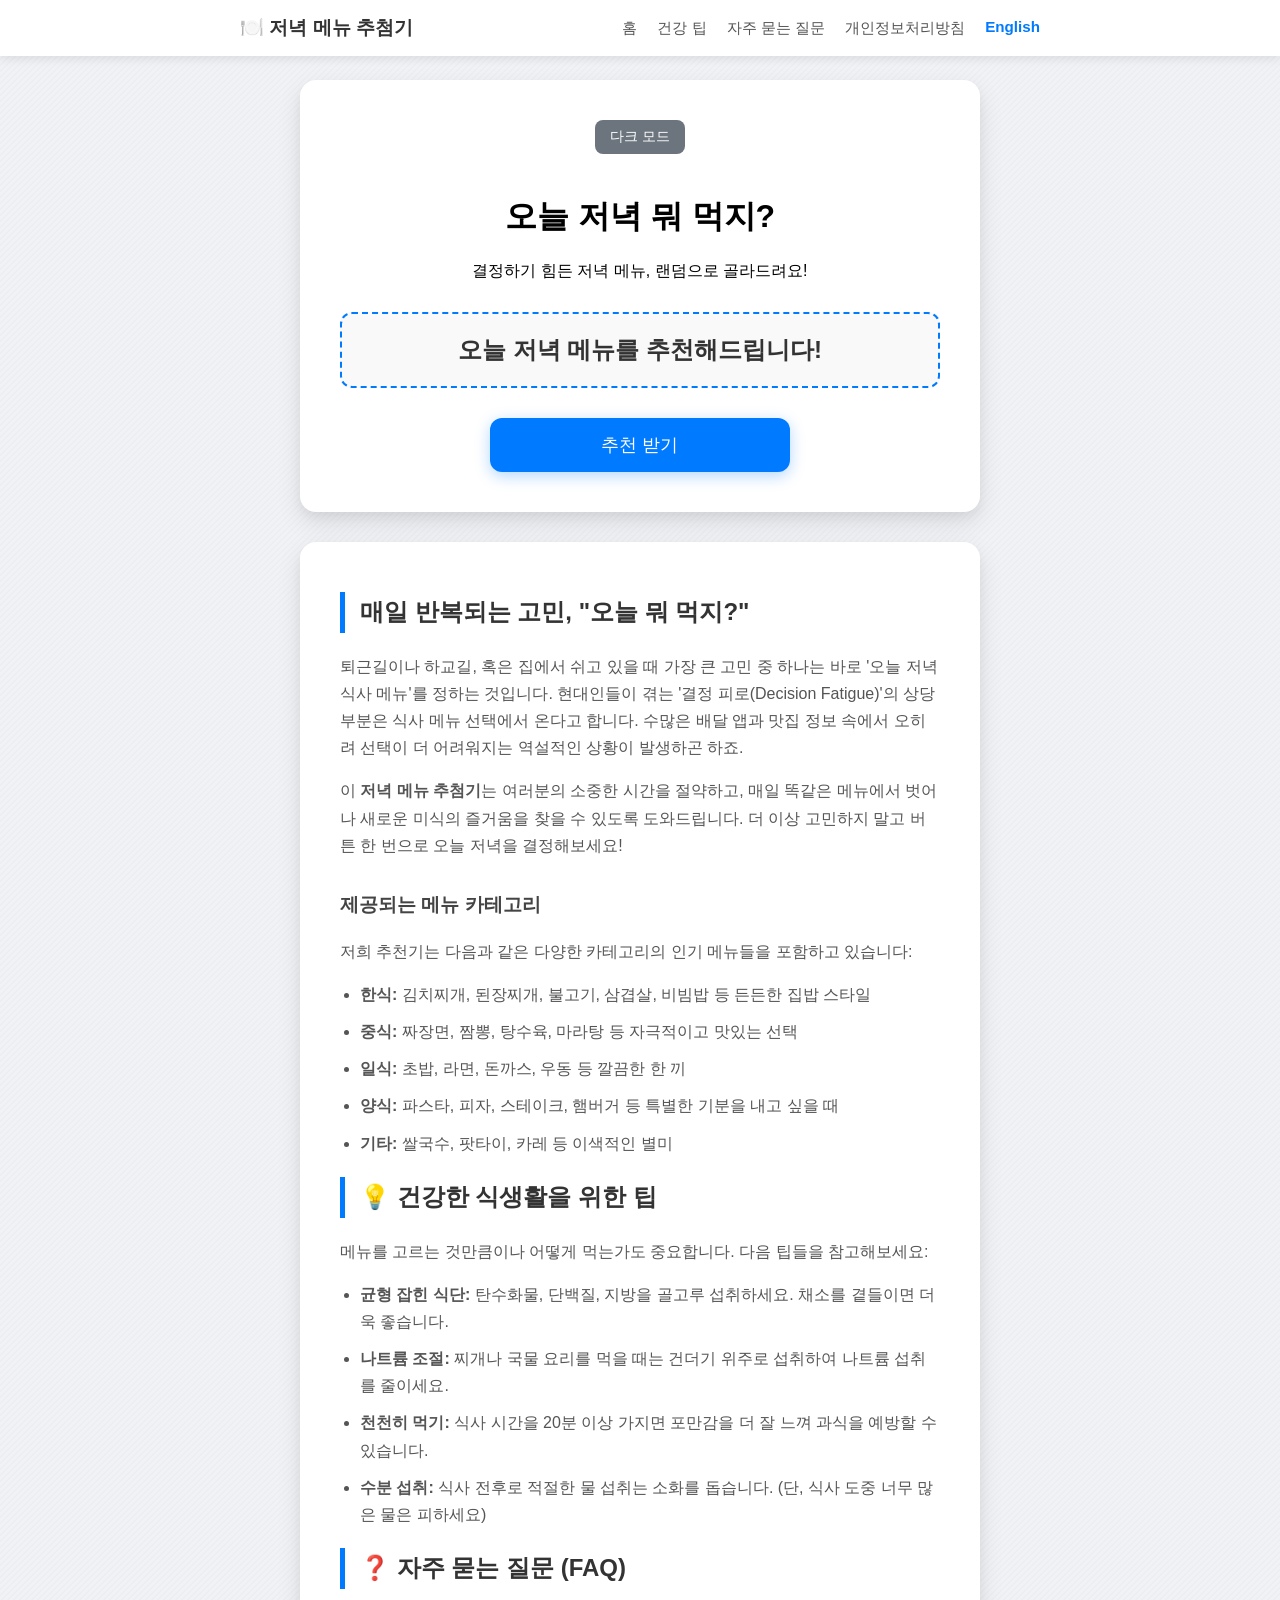
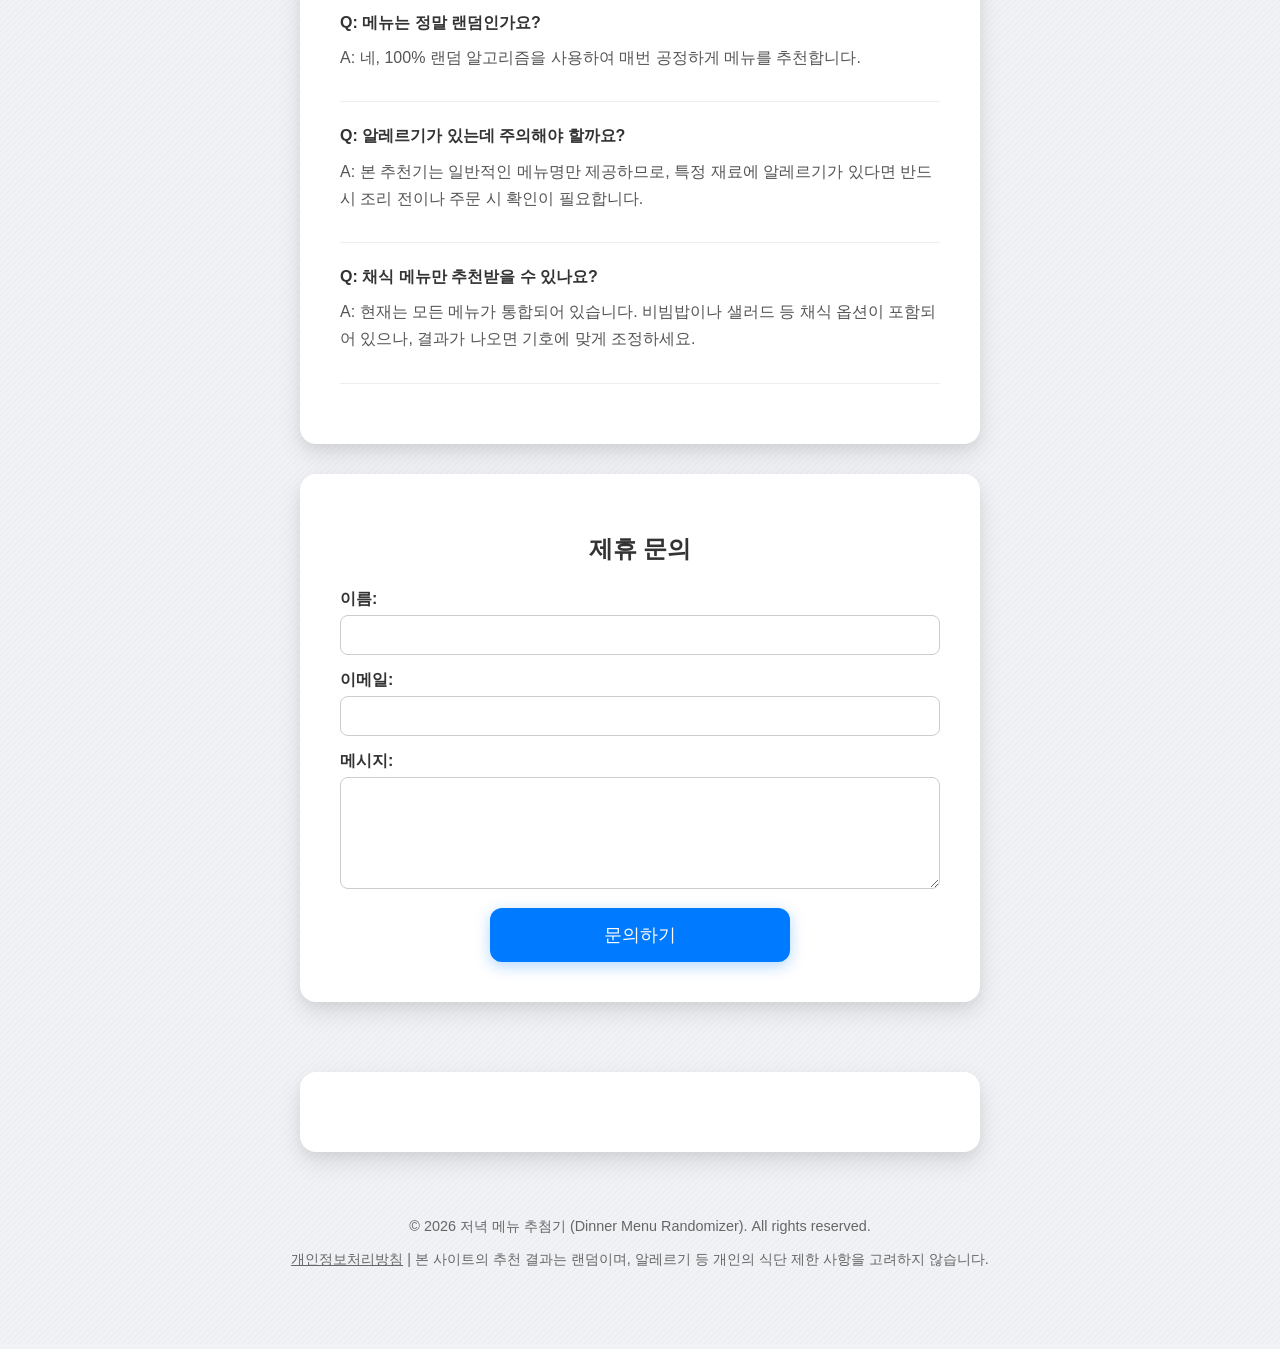
<file: index.html>
<!DOCTYPE html>
<html lang="ko">
<head>
    <meta charset="UTF-8">
    <meta name="viewport" content="width=device-width, initial-scale=1.0">
    <meta name="description" content="오늘 저녁 메뉴가 고민이신가요? 결정 장애를 해결해 줄 랜덤 저녁 메뉴 추천기를 사용해보세요. 한식, 중식, 일식, 양식 등 다양한 추천을 제공합니다.">
    <meta name="keywords" content="저녁 메뉴 추천, 점심 메뉴 추천, 오늘 뭐 먹지, 음식 추천, 랜덤 메뉴, 식사 결정, 맛집 메뉴">
    <meta name="google-adsense-account" content="ca-pub-8612629847050094">
    <title>저녁 메뉴 추첨기 - 오늘 뭐 먹지?</title>
    <link rel="stylesheet" href="style.css">
    <script async src="https://pagead2.googlesyndication.com/pagead/js/adsbygoogle.js?client=ca-pub-8612629847050094" crossorigin="anonymous"></script>
</head>
<body>
    <!-- Navbar -->
    <nav class="navbar">
        <div class="nav-content">
            <a href="index.html" class="logo">🍽️ 저녁 메뉴 추첨기</a>
            <div class="nav-links">
                <a href="index.html">홈</a>
                <a href="#tips">건강 팁</a>
                <a href="#faq">자주 묻는 질문</a>
                <a href="privacy.html">개인정보처리방침</a>
                <a href="en.html" class="lang-switch">English</a>
            </div>
        </div>
    </nav>

    <div class="container">
        <button id="theme-toggle" class="theme-toggle-btn">다크 모드</button>
        <h1>오늘 저녁 뭐 먹지?</h1>
        <p class="subtitle">결정하기 힘든 저녁 메뉴, 랜덤으로 골라드려요!</p>
        <div id="recommendation" class="recommendation-container">오늘 저녁 메뉴를 추천해드립니다!</div>
        <button id="generate" class="generate-btn">추천 받기</button>
    </div>

    <!-- Content Section -->
    <div class="container content-container">
        <article>
            <h2>매일 반복되는 고민, "오늘 뭐 먹지?"</h2>
            <p>
                퇴근길이나 하교길, 혹은 집에서 쉬고 있을 때 가장 큰 고민 중 하나는 바로 '오늘 저녁 식사 메뉴'를 정하는 것입니다. 
                현대인들이 겪는 '결정 피로(Decision Fatigue)'의 상당 부분은 식사 메뉴 선택에서 온다고 합니다. 
                수많은 배달 앱과 맛집 정보 속에서 오히려 선택이 더 어려워지는 역설적인 상황이 발생하곤 하죠.
            </p>
            <p>
                이 <strong>저녁 메뉴 추첨기</strong>는 여러분의 소중한 시간을 절약하고, 매일 똑같은 메뉴에서 벗어나 
                새로운 미식의 즐거움을 찾을 수 있도록 도와드립니다. 더 이상 고민하지 말고 버튼 한 번으로 오늘 저녁을 결정해보세요!
            </p>

            <h3>제공되는 메뉴 카테고리</h3>
            <p>저희 추천기는 다음과 같은 다양한 카테고리의 인기 메뉴들을 포함하고 있습니다:</p>
            <ul class="category-list">
                <li><strong>한식:</strong> 김치찌개, 된장찌개, 불고기, 삼겹살, 비빔밥 등 든든한 집밥 스타일</li>
                <li><strong>중식:</strong> 짜장면, 짬뽕, 탕수육, 마라탕 등 자극적이고 맛있는 선택</li>
                <li><strong>일식:</strong> 초밥, 라면, 돈까스, 우동 등 깔끔한 한 끼</li>
                <li><strong>양식:</strong> 파스타, 피자, 스테이크, 햄버거 등 특별한 기분을 내고 싶을 때</li>
                <li><strong>기타:</strong> 쌀국수, 팟타이, 카레 등 이색적인 별미</li>
            </ul>

            <h2 id="tips">💡 건강한 식생활을 위한 팁</h2>
            <p>메뉴를 고르는 것만큼이나 어떻게 먹는가도 중요합니다. 다음 팁들을 참고해보세요:</p>
            <ul>
                <li><strong>균형 잡힌 식단:</strong> 탄수화물, 단백질, 지방을 골고루 섭취하세요. 채소를 곁들이면 더욱 좋습니다.</li>
                <li><strong>나트륨 조절:</strong> 찌개나 국물 요리를 먹을 때는 건더기 위주로 섭취하여 나트륨 섭취를 줄이세요.</li>
                <li><strong>천천히 먹기:</strong> 식사 시간을 20분 이상 가지면 포만감을 더 잘 느껴 과식을 예방할 수 있습니다.</li>
                <li><strong>수분 섭취:</strong> 식사 전후로 적절한 물 섭취는 소화를 돕습니다. (단, 식사 도중 너무 많은 물은 피하세요)</li>
            </ul>

            <h2 id="faq">❓ 자주 묻는 질문 (FAQ)</h2>
            <div class="faq-item">
                <span class="faq-question">Q: 메뉴는 정말 랜덤인가요?</span>
                <p class="faq-answer">A: 네, 100% 랜덤 알고리즘을 사용하여 매번 공정하게 메뉴를 추천합니다.</p>
            </div>
            <div class="faq-item">
                <span class="faq-question">Q: 알레르기가 있는데 주의해야 할까요?</span>
                <p class="faq-answer">A: 본 추천기는 일반적인 메뉴명만 제공하므로, 특정 재료에 알레르기가 있다면 반드시 조리 전이나 주문 시 확인이 필요합니다.</p>
            </div>
            <div class="faq-item">
                <span class="faq-question">Q: 채식 메뉴만 추천받을 수 있나요?</span>
                <p class="faq-answer">A: 현재는 모든 메뉴가 통합되어 있습니다. 비빔밥이나 샐러드 등 채식 옵션이 포함되어 있으나, 결과가 나오면 기호에 맞게 조정하세요.</p>
            </div>

        </article>
    </div>

    <div class="container contact-form-container">
        <h2>제휴 문의</h2>
        <form action="https://formspree.io/f/mkovgble" method="POST" id="contact-form">
            <div class="form-group">
                <label for="name">이름:</label>
                <input type="text" id="name" name="name" required>
            </div>
            <div class="form-group">
                <label for="email">이메일:</label>
                <input type="email" id="email" name="email" required>
            </div>
            <div class="form-group">
                <label for="message">메시지:</label>
                <textarea id="message" name="message" rows="5" required></textarea>
            </div>
            <button type="submit" class="generate-btn">문의하기</button>
        </form>
    </div>

    <div id="disqus_thread" class="container" style="margin-top: 40px; text-align: left;"></div>
    <script>
        (function() { // DON'T EDIT BELOW THIS LINE
        var d = document, s = d.createElement('script');
        s.src = 'https://productbuilder-lhgbuhu7to.disqus.com/embed.js';
        s.setAttribute('data-timestamp', +new Date());
        (d.head || d.body).appendChild(s);
        })();
    </script>
    <noscript>Please enable JavaScript to view the <a href="https://disqus.com/?ref_noscript">comments powered by Disqus.</a></noscript>

    <footer class="site-footer">
        <div class="footer-content">
            <p>&copy; 2026 저녁 메뉴 추첨기 (Dinner Menu Randomizer). All rights reserved.</p>
            <p>
                <a href="privacy.html" style="color: inherit; text-decoration: underline;">개인정보처리방침</a> | 
                본 사이트의 추천 결과는 랜덤이며, 알레르기 등 개인의 식단 제한 사항을 고려하지 않습니다.
            </p>
        </div>
    </footer>

    <script src="main.js"></script>
</body>
</html>
</file>
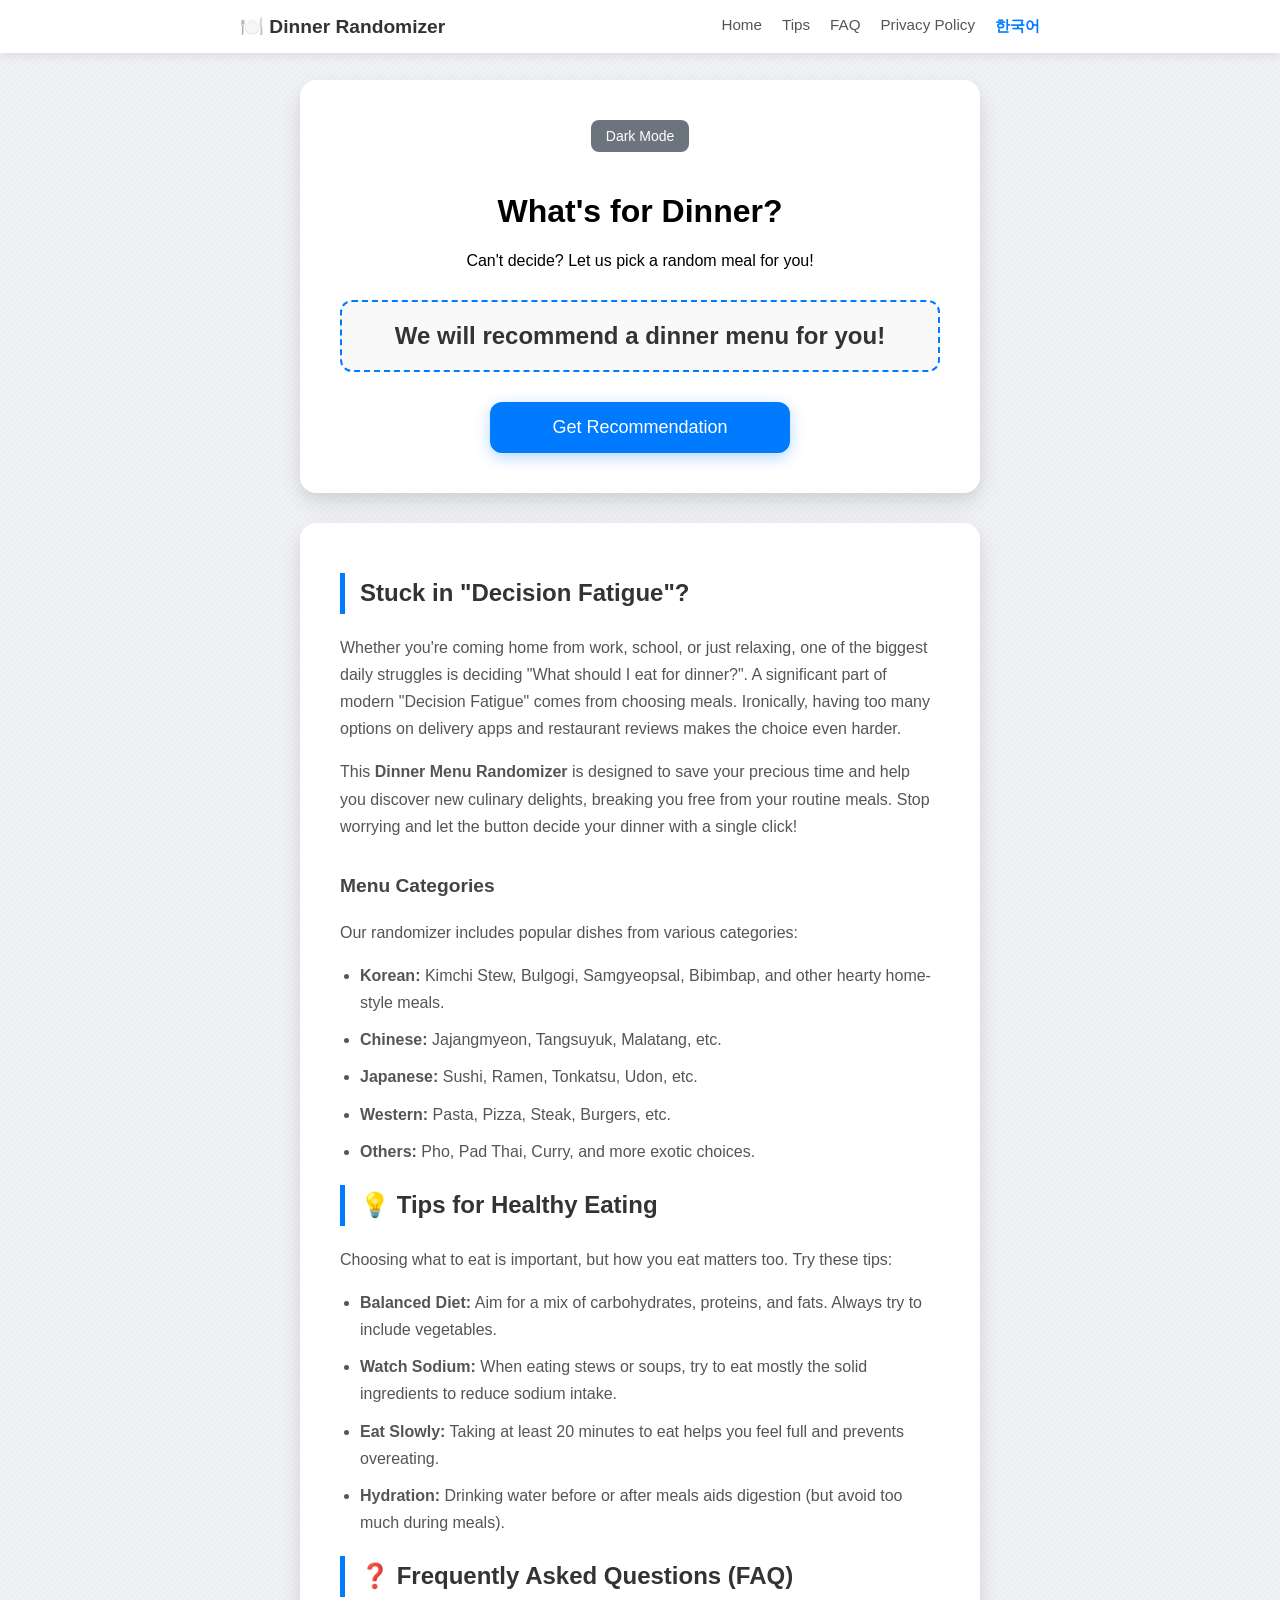
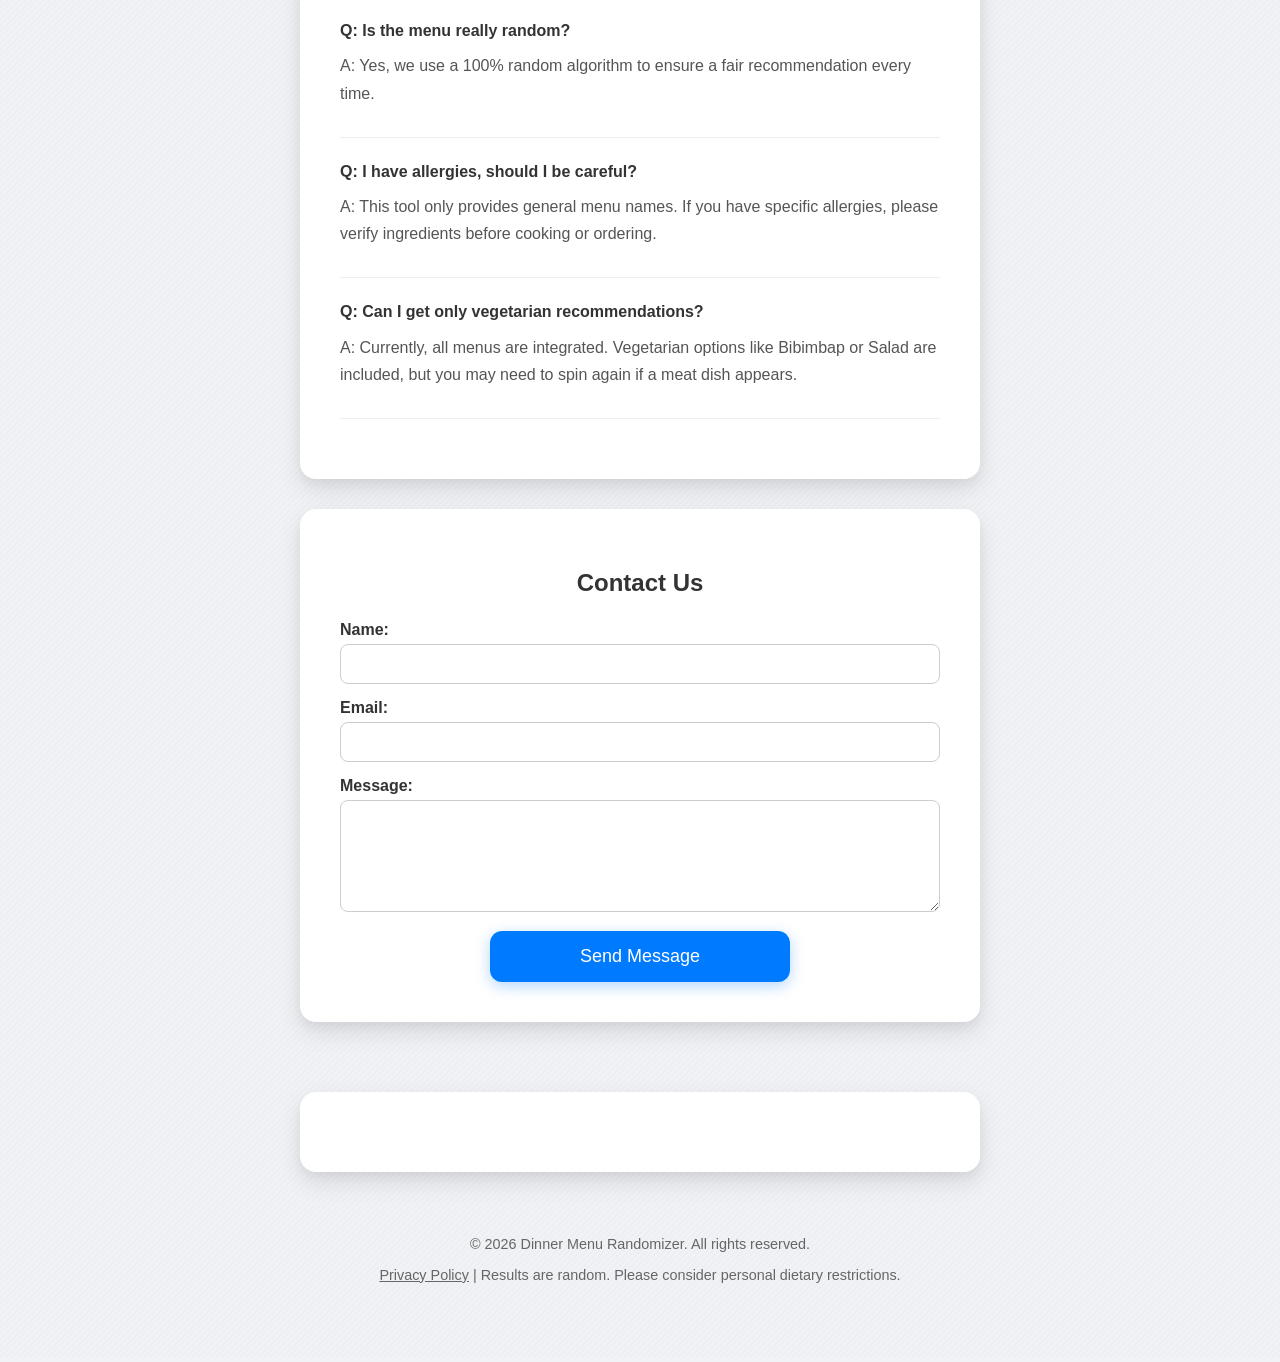
<file: en.html>
<!DOCTYPE html>
<html lang="en">
<head>
    <meta charset="UTF-8">
    <meta name="viewport" content="width=device-width, initial-scale=1.0">
    <meta name="description" content="Struggling to decide what to eat for dinner? Use our random dinner menu generator to solve your decision fatigue. We recommend Korean, Chinese, Japanese, and Western dishes.">
    <meta name="keywords" content="dinner ideas, what to eat, food randomizer, meal generator, dinner decision, lunch ideas, korean food">
    <meta name="google-adsense-account" content="ca-pub-8612629847050094">
    <title>Dinner Menu Randomizer - What to eat?</title>
    <link rel="stylesheet" href="style.css">
    <script async src="https://pagead2.googlesyndication.com/pagead/js/adsbygoogle.js?client=ca-pub-8612629847050094" crossorigin="anonymous"></script>
</head>
<body>
    <!-- Navbar -->
    <nav class="navbar">
        <div class="nav-content">
            <a href="en.html" class="logo">🍽️ Dinner Randomizer</a>
            <div class="nav-links">
                <a href="en.html">Home</a>
                <a href="#tips">Tips</a>
                <a href="#faq">FAQ</a>
                <a href="privacy_en.html">Privacy Policy</a>
                <a href="index.html" class="lang-switch">한국어</a>
            </div>
        </div>
    </nav>

    <div class="container">
        <button id="theme-toggle" class="theme-toggle-btn">Dark Mode</button>
        <h1>What's for Dinner?</h1>
        <p class="subtitle">Can't decide? Let us pick a random meal for you!</p>
        <div id="recommendation" class="recommendation-container">We will recommend a dinner menu for you!</div>
        <button id="generate" class="generate-btn">Get Recommendation</button>
    </div>

    <!-- Content Section -->
    <div class="container content-container">
        <article>
            <h2>Stuck in "Decision Fatigue"?</h2>
            <p>
                Whether you're coming home from work, school, or just relaxing, one of the biggest daily struggles is deciding "What should I eat for dinner?".
                A significant part of modern "Decision Fatigue" comes from choosing meals. 
                Ironically, having too many options on delivery apps and restaurant reviews makes the choice even harder.
            </p>
            <p>
                This <strong>Dinner Menu Randomizer</strong> is designed to save your precious time and help you discover new culinary delights, breaking you free from your routine meals. Stop worrying and let the button decide your dinner with a single click!
            </p>

            <h3>Menu Categories</h3>
            <p>Our randomizer includes popular dishes from various categories:</p>
            <ul class="category-list">
                <li><strong>Korean:</strong> Kimchi Stew, Bulgogi, Samgyeopsal, Bibimbap, and other hearty home-style meals.</li>
                <li><strong>Chinese:</strong> Jajangmyeon, Tangsuyuk, Malatang, etc.</li>
                <li><strong>Japanese:</strong> Sushi, Ramen, Tonkatsu, Udon, etc.</li>
                <li><strong>Western:</strong> Pasta, Pizza, Steak, Burgers, etc.</li>
                <li><strong>Others:</strong> Pho, Pad Thai, Curry, and more exotic choices.</li>
            </ul>

            <h2 id="tips">💡 Tips for Healthy Eating</h2>
            <p>Choosing what to eat is important, but how you eat matters too. Try these tips:</p>
            <ul>
                <li><strong>Balanced Diet:</strong> Aim for a mix of carbohydrates, proteins, and fats. Always try to include vegetables.</li>
                <li><strong>Watch Sodium:</strong> When eating stews or soups, try to eat mostly the solid ingredients to reduce sodium intake.</li>
                <li><strong>Eat Slowly:</strong> Taking at least 20 minutes to eat helps you feel full and prevents overeating.</li>
                <li><strong>Hydration:</strong> Drinking water before or after meals aids digestion (but avoid too much during meals).</li>
            </ul>

            <h2 id="faq">❓ Frequently Asked Questions (FAQ)</h2>
            <div class="faq-item">
                <span class="faq-question">Q: Is the menu really random?</span>
                <p class="faq-answer">A: Yes, we use a 100% random algorithm to ensure a fair recommendation every time.</p>
            </div>
            <div class="faq-item">
                <span class="faq-question">Q: I have allergies, should I be careful?</span>
                <p class="faq-answer">A: This tool only provides general menu names. If you have specific allergies, please verify ingredients before cooking or ordering.</p>
            </div>
            <div class="faq-item">
                <span class="faq-question">Q: Can I get only vegetarian recommendations?</span>
                <p class="faq-answer">A: Currently, all menus are integrated. Vegetarian options like Bibimbap or Salad are included, but you may need to spin again if a meat dish appears.</p>
            </div>

        </article>
    </div>

    <div class="container contact-form-container">
        <h2>Contact Us</h2>
        <form action="https://formspree.io/f/mkovgble" method="POST" id="contact-form">
            <div class="form-group">
                <label for="name">Name:</label>
                <input type="text" id="name" name="name" required>
            </div>
            <div class="form-group">
                <label for="email">Email:</label>
                <input type="email" id="email" name="email" required>
            </div>
            <div class="form-group">
                <label for="message">Message:</label>
                <textarea id="message" name="message" rows="5" required></textarea>
            </div>
            <button type="submit" class="generate-btn">Send Message</button>
        </form>
    </div>

    <div id="disqus_thread" class="container" style="margin-top: 40px; text-align: left;"></div>
    <script>
        (function() { // DON'T EDIT BELOW THIS LINE
        var d = document, s = d.createElement('script');
        s.src = 'https://productbuilder-lhgbuhu7to.disqus.com/embed.js';
        s.setAttribute('data-timestamp', +new Date());
        (d.head || d.body).appendChild(s);
        })();
    </script>
    <noscript>Please enable JavaScript to view the <a href="https://disqus.com/?ref_noscript">comments powered by Disqus.</a></noscript>

    <footer class="site-footer">
        <div class="footer-content">
            <p>&copy; 2026 Dinner Menu Randomizer. All rights reserved.</p>
            <p>
                <a href="privacy_en.html" style="color: inherit; text-decoration: underline;">Privacy Policy</a> | 
                Results are random. Please consider personal dietary restrictions.
            </p>
        </div>
    </footer>

    <script src="main.js"></script>
</body>
</html>
</file>
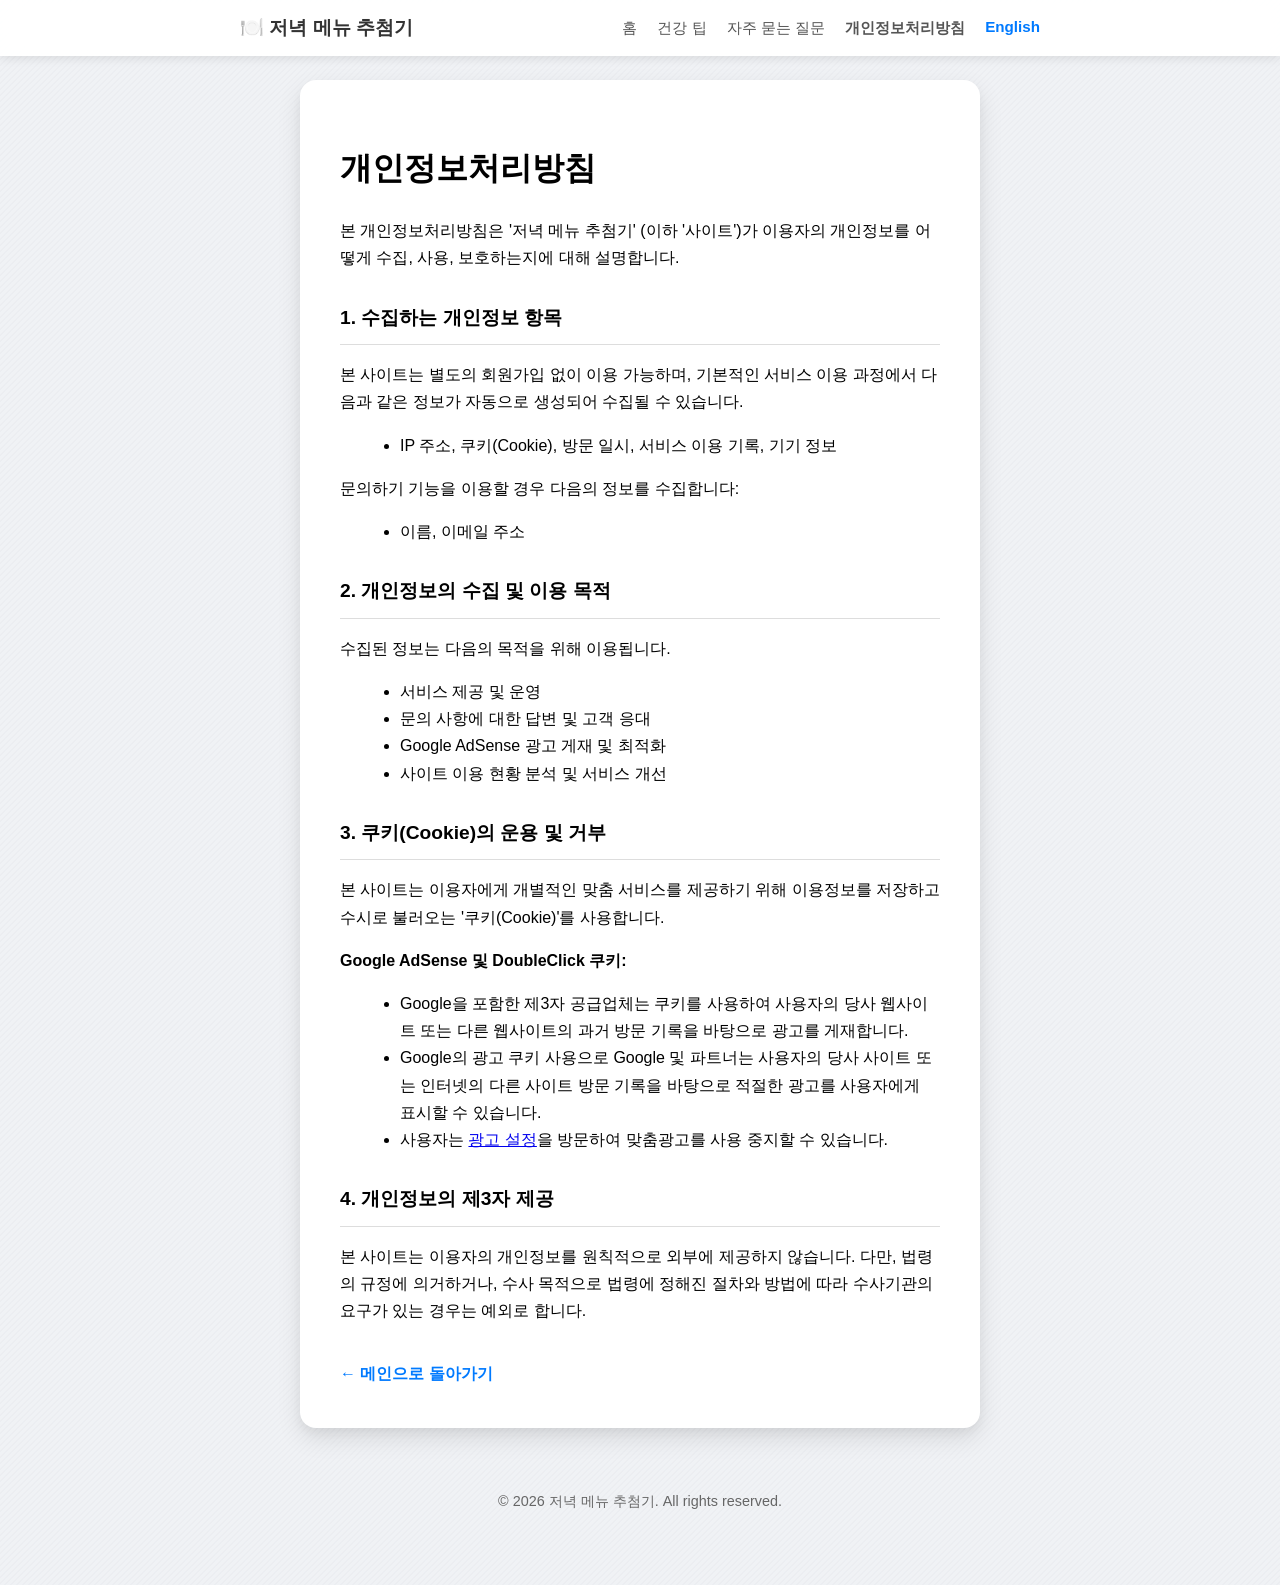
<file: privacy.html>
<!DOCTYPE html>
<html lang="ko">
<head>
    <meta charset="UTF-8">
    <meta name="viewport" content="width=device-width, initial-scale=1.0">
    <title>개인정보처리방침 - 저녁 메뉴 추첨기</title>
    <meta name="description" content="저녁 메뉴 추첨기의 개인정보처리방침 페이지입니다.">
    <meta name="keywords" content="개인정보처리방침, 프라이버시, 개인정보 보호">
    <link rel="stylesheet" href="style.css">
    <style>
        .privacy-content {
            text-align: left;
            line-height: 1.7;
        }
        .privacy-content h2 {
            margin-top: 30px;
            font-size: 1.2rem;
            border-bottom: 1px solid #ddd;
            padding-bottom: 10px;
        }
        .privacy-content ul {
            list-style-type: disc;
            margin-left: 20px;
        }
        .back-link {
            display: inline-block;
            margin-top: 20px;
            text-decoration: none;
            color: #007aff;
            font-weight: bold;
        }
    </style>
</head>
<body>
    <!-- Navbar -->
    <nav class="navbar">
        <div class="nav-content">
            <a href="index.html" class="logo">🍽️ 저녁 메뉴 추첨기</a>
            <div class="nav-links">
                <a href="index.html">홈</a>
                <a href="index.html#tips">건강 팁</a>
                <a href="index.html#faq">자주 묻는 질문</a>
                <a href="privacy.html" style="font-weight: bold;">개인정보처리방침</a>
                <a href="privacy_en.html" class="lang-switch">English</a>
            </div>
        </div>
    </nav>

    <div class="container privacy-content">
        <h1>개인정보처리방침</h1>
        <p>본 개인정보처리방침은 '저녁 메뉴 추첨기' (이하 '사이트')가 이용자의 개인정보를 어떻게 수집, 사용, 보호하는지에 대해 설명합니다.</p>

        <h2>1. 수집하는 개인정보 항목</h2>
        <p>본 사이트는 별도의 회원가입 없이 이용 가능하며, 기본적인 서비스 이용 과정에서 다음과 같은 정보가 자동으로 생성되어 수집될 수 있습니다.</p>
        <ul>
            <li>IP 주소, 쿠키(Cookie), 방문 일시, 서비스 이용 기록, 기기 정보</li>
        </ul>
        <p>문의하기 기능을 이용할 경우 다음의 정보를 수집합니다:</p>
        <ul>
            <li>이름, 이메일 주소</li>
        </ul>

        <h2>2. 개인정보의 수집 및 이용 목적</h2>
        <p>수집된 정보는 다음의 목적을 위해 이용됩니다.</p>
        <ul>
            <li>서비스 제공 및 운영</li>
            <li>문의 사항에 대한 답변 및 고객 응대</li>
            <li>Google AdSense 광고 게재 및 최적화</li>
            <li>사이트 이용 현황 분석 및 서비스 개선</li>
        </ul>

        <h2>3. 쿠키(Cookie)의 운용 및 거부</h2>
        <p>본 사이트는 이용자에게 개별적인 맞춤 서비스를 제공하기 위해 이용정보를 저장하고 수시로 불러오는 '쿠키(Cookie)'를 사용합니다.</p>
        <p><strong>Google AdSense 및 DoubleClick 쿠키:</strong></p>
        <ul>
            <li>Google을 포함한 제3자 공급업체는 쿠키를 사용하여 사용자의 당사 웹사이트 또는 다른 웹사이트의 과거 방문 기록을 바탕으로 광고를 게재합니다.</li>
            <li>Google의 광고 쿠키 사용으로 Google 및 파트너는 사용자의 당사 사이트 또는 인터넷의 다른 사이트 방문 기록을 바탕으로 적절한 광고를 사용자에게 표시할 수 있습니다.</li>
            <li>사용자는 <a href="https://www.google.com/settings/ads" target="_blank">광고 설정</a>을 방문하여 맞춤광고를 사용 중지할 수 있습니다.</li>
        </ul>

        <h2>4. 개인정보의 제3자 제공</h2>
        <p>본 사이트는 이용자의 개인정보를 원칙적으로 외부에 제공하지 않습니다. 다만, 법령의 규정에 의거하거나, 수사 목적으로 법령에 정해진 절차와 방법에 따라 수사기관의 요구가 있는 경우는 예외로 합니다.</p>

        <a href="index.html" class="back-link">← 메인으로 돌아가기</a>
    </div>

    <footer class="site-footer">
        <div class="footer-content">
            <p>&copy; 2026 저녁 메뉴 추첨기. All rights reserved.</p>
        </div>
    </footer>
</body>
</html>
</file>
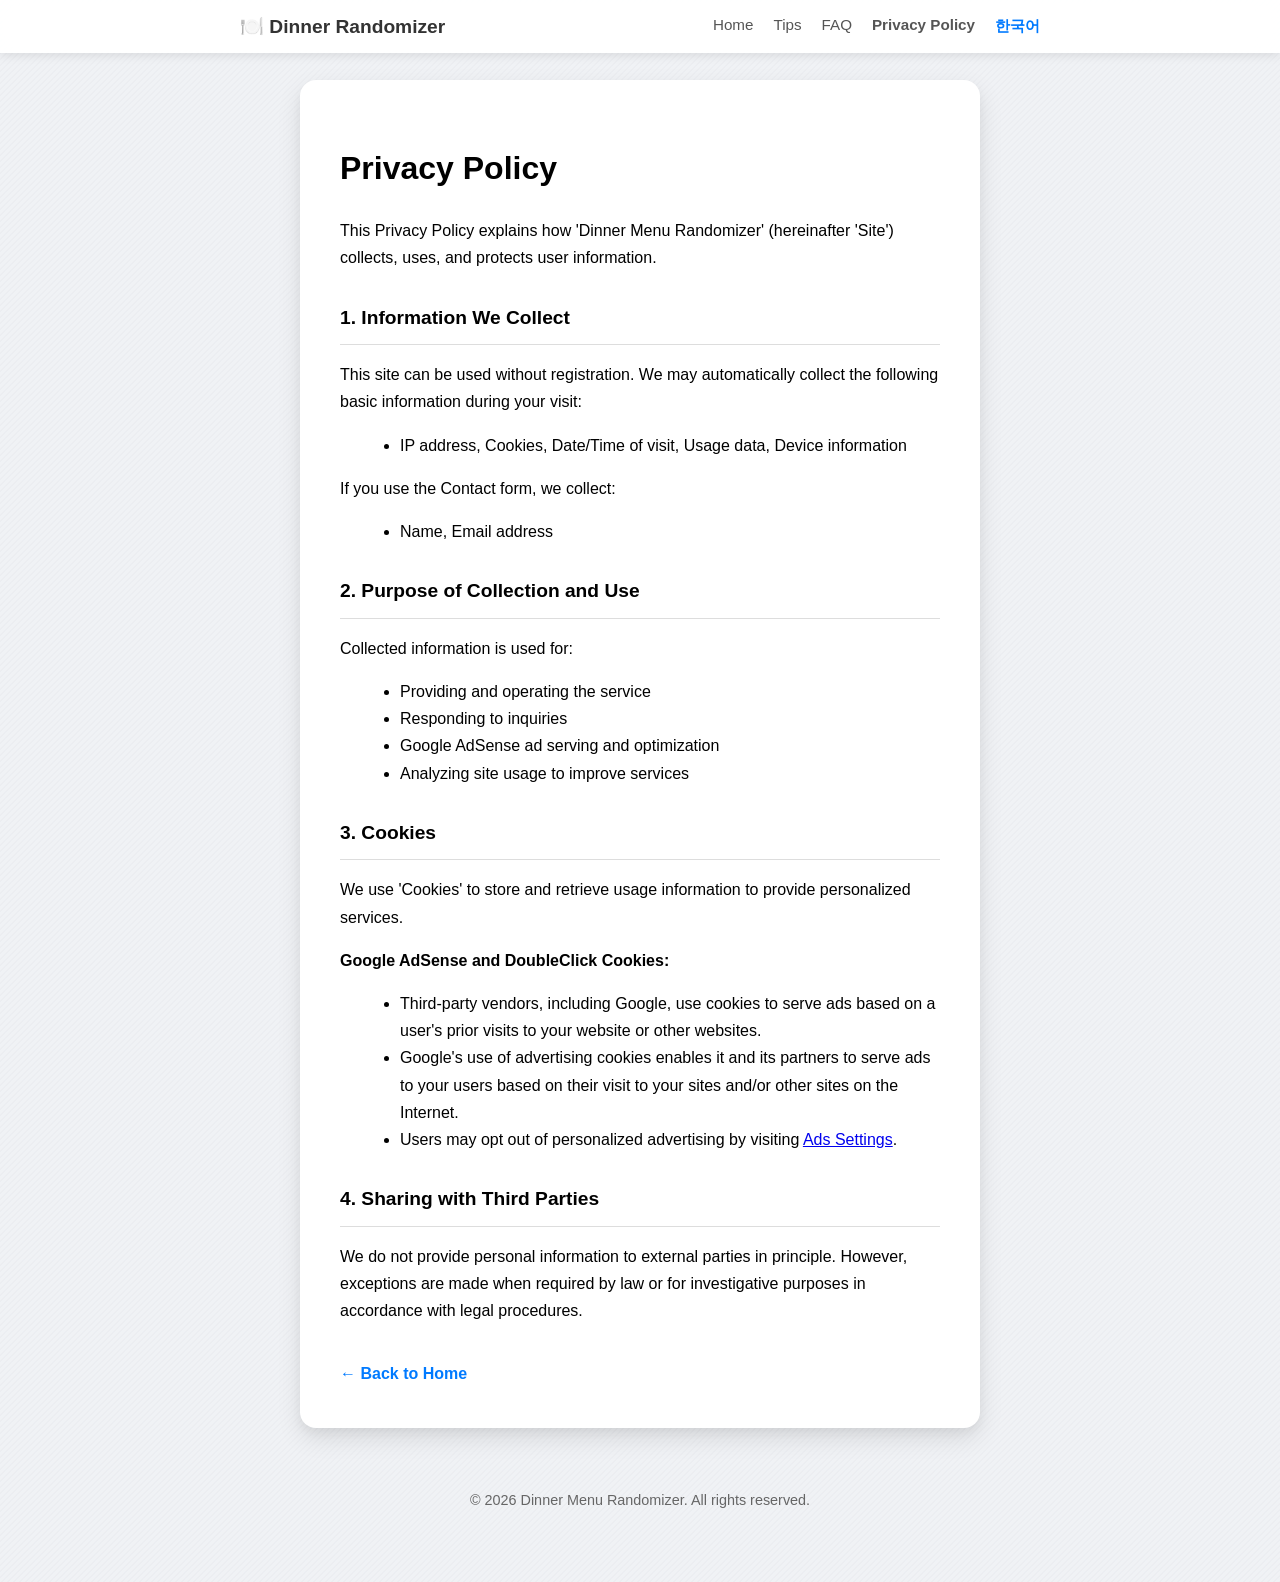
<file: privacy_en.html>
<!DOCTYPE html>
<html lang="en">
<head>
    <meta charset="UTF-8">
    <meta name="viewport" content="width=device-width, initial-scale=1.0">
    <title>Privacy Policy - Dinner Menu Randomizer</title>
    <meta name="description" content="Privacy Policy for Dinner Menu Randomizer. Learn how we collect and use data.">
    <link rel="stylesheet" href="style.css">
    <style>
        .privacy-content {
            text-align: left;
            line-height: 1.7;
        }
        .privacy-content h2 {
            margin-top: 30px;
            font-size: 1.2rem;
            border-bottom: 1px solid #ddd;
            padding-bottom: 10px;
        }
        .privacy-content ul {
            list-style-type: disc;
            margin-left: 20px;
        }
        .back-link {
            display: inline-block;
            margin-top: 20px;
            text-decoration: none;
            color: #007aff;
            font-weight: bold;
        }
    </style>
</head>
<body>
    <!-- Navbar -->
    <nav class="navbar">
        <div class="nav-content">
            <a href="en.html" class="logo">🍽️ Dinner Randomizer</a>
            <div class="nav-links">
                <a href="en.html">Home</a>
                <a href="en.html#tips">Tips</a>
                <a href="en.html#faq">FAQ</a>
                <a href="privacy_en.html" style="font-weight: bold;">Privacy Policy</a>
                <a href="privacy.html" class="lang-switch">한국어</a>
            </div>
        </div>
    </nav>

    <div class="container privacy-content">
        <h1>Privacy Policy</h1>
        <p>This Privacy Policy explains how 'Dinner Menu Randomizer' (hereinafter 'Site') collects, uses, and protects user information.</p>

        <h2>1. Information We Collect</h2>
        <p>This site can be used without registration. We may automatically collect the following basic information during your visit:</p>
        <ul>
            <li>IP address, Cookies, Date/Time of visit, Usage data, Device information</li>
        </ul>
        <p>If you use the Contact form, we collect:</p>
        <ul>
            <li>Name, Email address</li>
        </ul>

        <h2>2. Purpose of Collection and Use</h2>
        <p>Collected information is used for:</p>
        <ul>
            <li>Providing and operating the service</li>
            <li>Responding to inquiries</li>
            <li>Google AdSense ad serving and optimization</li>
            <li>Analyzing site usage to improve services</li>
        </ul>

        <h2>3. Cookies</h2>
        <p>We use 'Cookies' to store and retrieve usage information to provide personalized services.</p>
        <p><strong>Google AdSense and DoubleClick Cookies:</strong></p>
        <ul>
            <li>Third-party vendors, including Google, use cookies to serve ads based on a user's prior visits to your website or other websites.</li>
            <li>Google's use of advertising cookies enables it and its partners to serve ads to your users based on their visit to your sites and/or other sites on the Internet.</li>
            <li>Users may opt out of personalized advertising by visiting <a href="https://www.google.com/settings/ads" target="_blank">Ads Settings</a>.</li>
        </ul>

        <h2>4. Sharing with Third Parties</h2>
        <p>We do not provide personal information to external parties in principle. However, exceptions are made when required by law or for investigative purposes in accordance with legal procedures.</p>

        <a href="en.html" class="back-link">← Back to Home</a>
    </div>

    <footer class="site-footer">
        <div class="footer-content">
            <p>&copy; 2026 Dinner Menu Randomizer. All rights reserved.</p>
        </div>
    </footer>
</body>
</html>
</file>
<file: style.css>
/* Global Styles */
body {
    font-family: 'Helvetica Neue', 'Apple SD Gothic Neo', 'Malgun Gothic', 'Nanum Gothic', sans-serif;
    display: flex;
    flex-direction: column;
    align-items: center;
    min-height: 100vh;
    margin: 0;
    background-color: #f0f2f5;
    background-image: url("data:image/svg+xml,%3Csvg width='6' height='6' viewBox='0 0 6 6' xmlns='http://www.w3.org/2000/svg'%3E%3Cg fill='%239C92AC' fill-opacity='0.1'%3E%3Cpath d='M5 0h1L0 6V5zM6 5v1H5z'/%3E%3C/g%3E%3C/svg%3E");
    padding-top: 80px; /* Space for fixed navbar */
    padding-bottom: 40px;
}

/* Navigation Bar */
.navbar {
    position: fixed;
    top: 0;
    width: 100%;
    background-color: rgba(255, 255, 255, 0.95);
    backdrop-filter: blur(10px);
    box-shadow: 0 2px 10px rgba(0,0,0,0.1);
    z-index: 1000;
    display: flex;
    justify-content: center;
}

.nav-content {
    width: 90%;
    max-width: 800px;
    display: flex;
    justify-content: space-between;
    align-items: center;
    padding: 15px 0;
}

.logo {
    font-weight: bold;
    font-size: 1.2rem;
    color: #333;
    text-decoration: none;
}

.nav-links {
    display: flex;
    gap: 20px;
}

.nav-links a {
    text-decoration: none;
    color: #555;
    font-size: 0.95rem;
    transition: color 0.2s;
}

.nav-links a:hover {
    color: #007aff;
}

.lang-switch {
    font-weight: bold;
    color: #007aff !important;
}

body.dark-mode .navbar {
    background-color: rgba(44, 44, 44, 0.95);
    box-shadow: 0 2px 10px rgba(0,0,0,0.3);
}

body.dark-mode .logo,
body.dark-mode .nav-links a {
    color: #e0e0e0;
}

body.dark-mode .nav-links a:hover {
    color: #4da3ff;
}

/* Main Container */
.container {
    text-align: center;
    background-color: white;
    padding: 40px;
    border-radius: 16px;
    box-shadow: 0 10px 25px rgba(0, 0, 0, 0.1), 0 5px 10px rgba(0, 0, 0, 0.04);
    width: 90%;
    max-width: 600px; /* Widened for content */
    margin-bottom: 30px;
}

/* Recommendation Area */
.recommendation-container {
    font-size: 24px;
    font-weight: bold;
    margin: 30px 0;
    padding: 20px;
    border: 2px dashed #007aff;
    border-radius: 12px;
    color: #333;
    background-color: #f9f9f9;
}

/* Buttons */
.generate-btn {
    background-color: #007aff;
    color: white;
    border: none;
    padding: 15px 30px;
    font-size: 18px;
    border-radius: 12px;
    cursor: pointer;
    transition: background-color 0.3s ease, transform 0.2s ease;
    box-shadow: 0 4px 15px rgba(0, 122, 255, 0.3);
    width: 100%;
    max-width: 300px;
}

.generate-btn:hover {
    background-color: #0056b3;
    transform: translateY(-2px);
}

.theme-toggle-btn {
    background-color: #6c757d;
    color: white;
    border: none;
    padding: 8px 15px;
    font-size: 14px;
    border-radius: 8px;
    cursor: pointer;
    transition: background-color 0.3s ease;
    margin-bottom: 20px;
}

/* Content Sections (Tips, FAQ, Article) */
.content-container {
    text-align: left;
    line-height: 1.7;
}

.content-container h2 {
    font-size: 1.5rem;
    margin-top: 10px;
    margin-bottom: 20px;
    color: #333;
    border-left: 5px solid #007aff;
    padding-left: 15px;
}

.content-container h3 {
    font-size: 1.2rem;
    margin-top: 30px;
    margin-bottom: 15px;
    color: #444;
}

.content-container p {
    margin-bottom: 15px;
    color: #555;
}

.content-container ul {
    padding-left: 20px;
    color: #555;
    margin-bottom: 20px;
}

.content-container li {
    margin-bottom: 10px;
}

/* FAQ Styles */
.faq-item {
    margin-bottom: 20px;
    border-bottom: 1px solid #eee;
    padding-bottom: 15px;
}

.faq-question {
    font-weight: bold;
    color: #333;
    margin-bottom: 8px;
    display: block;
}

.faq-answer {
    color: #666;
    margin: 0;
}

/* Form Styles */
.contact-form-container h2 {
    color: #333;
    margin-bottom: 24px;
}

.form-group {
    margin-bottom: 15px;
    text-align: left;
}

.form-group label {
    display: block;
    margin-bottom: 5px;
    font-weight: bold;
    color: #333;
}

.form-group input,
.form-group textarea {
    width: 100%;
    padding: 10px;
    border: 1px solid #ccc;
    border-radius: 8px;
    font-size: 16px;
    box-sizing: border-box;
    background-color: white;
    color: #333;
}

/* Dark Mode Overrides */
body.dark-mode {
    background-color: #2c2c2c;
    color: #e0e0e0;
}

body.dark-mode .container {
    background-color: #3a3a3a;
    box-shadow: 0 10px 25px rgba(0, 0, 0, 0.3);
}

body.dark-mode h1,
body.dark-mode h2,
body.dark-mode h3,
body.dark-mode .faq-question,
body.dark-mode .contact-form-container h2,
body.dark-mode .form-group label {
    color: #e0e0e0;
}

body.dark-mode .recommendation-container {
    background-color: #444;
    color: #e0e0e0;
    border-color: #007aff;
}

body.dark-mode .content-container p,
body.dark-mode .content-container ul,
body.dark-mode .faq-answer,
body.dark-mode .subtitle {
    color: #ccc;
}

body.dark-mode .form-group input,
body.dark-mode .form-group textarea {
    background-color: #4a4a4a;
    border-color: #666;
    color: #e0e0e0;
}

body.dark-mode .faq-item {
    border-bottom-color: #555;
}

/* Footer */
.site-footer {
    width: 100%;
    text-align: center;
    padding: 20px;
    color: #666;
    font-size: 0.9rem;
    margin-top: auto;
}

body.dark-mode .site-footer {
    color: #888;
}

/* Mobile Responsive */
@media (max-width: 600px) {
    .container {
        padding: 20px;
        width: 95%;
    }
    .nav-content {
        flex-direction: column;
        gap: 10px;
    }
    .nav-links {
        gap: 15px;
        flex-wrap: wrap;
        justify-content: center;
    }
}
</file>
